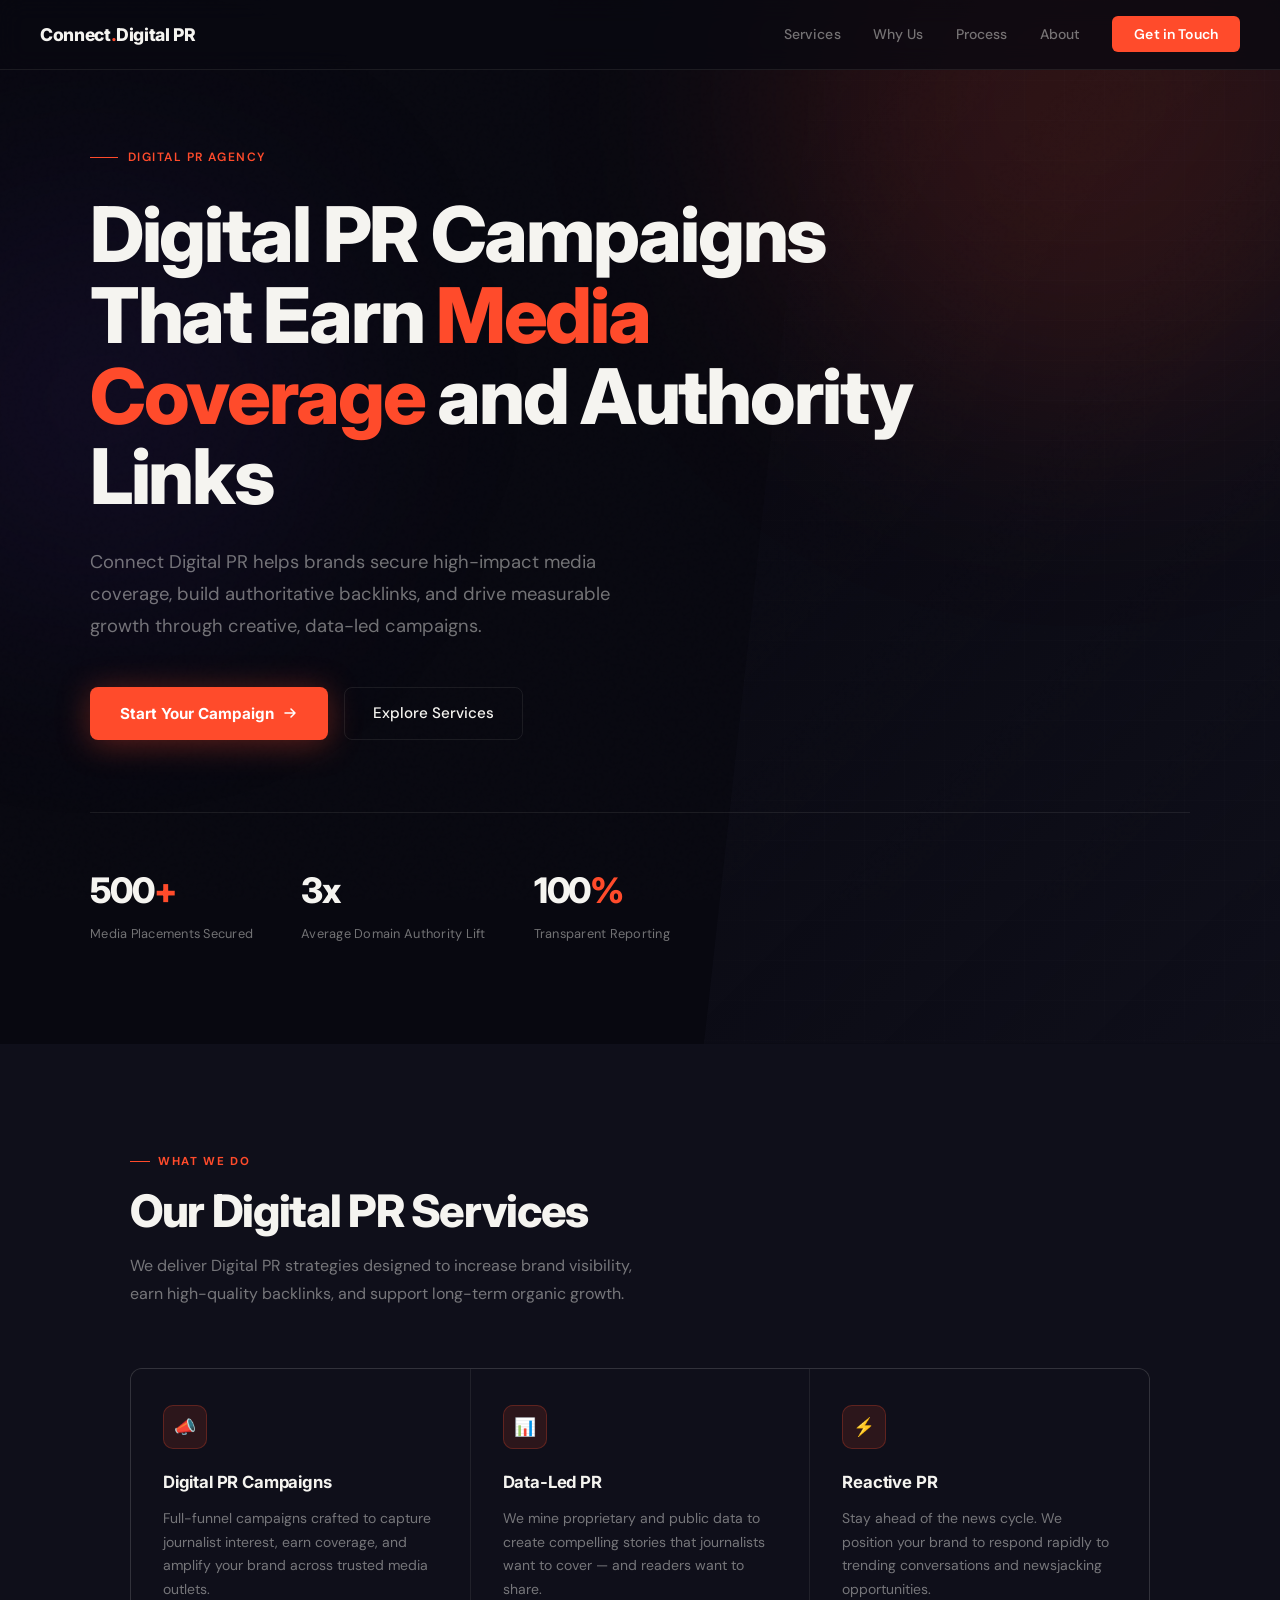
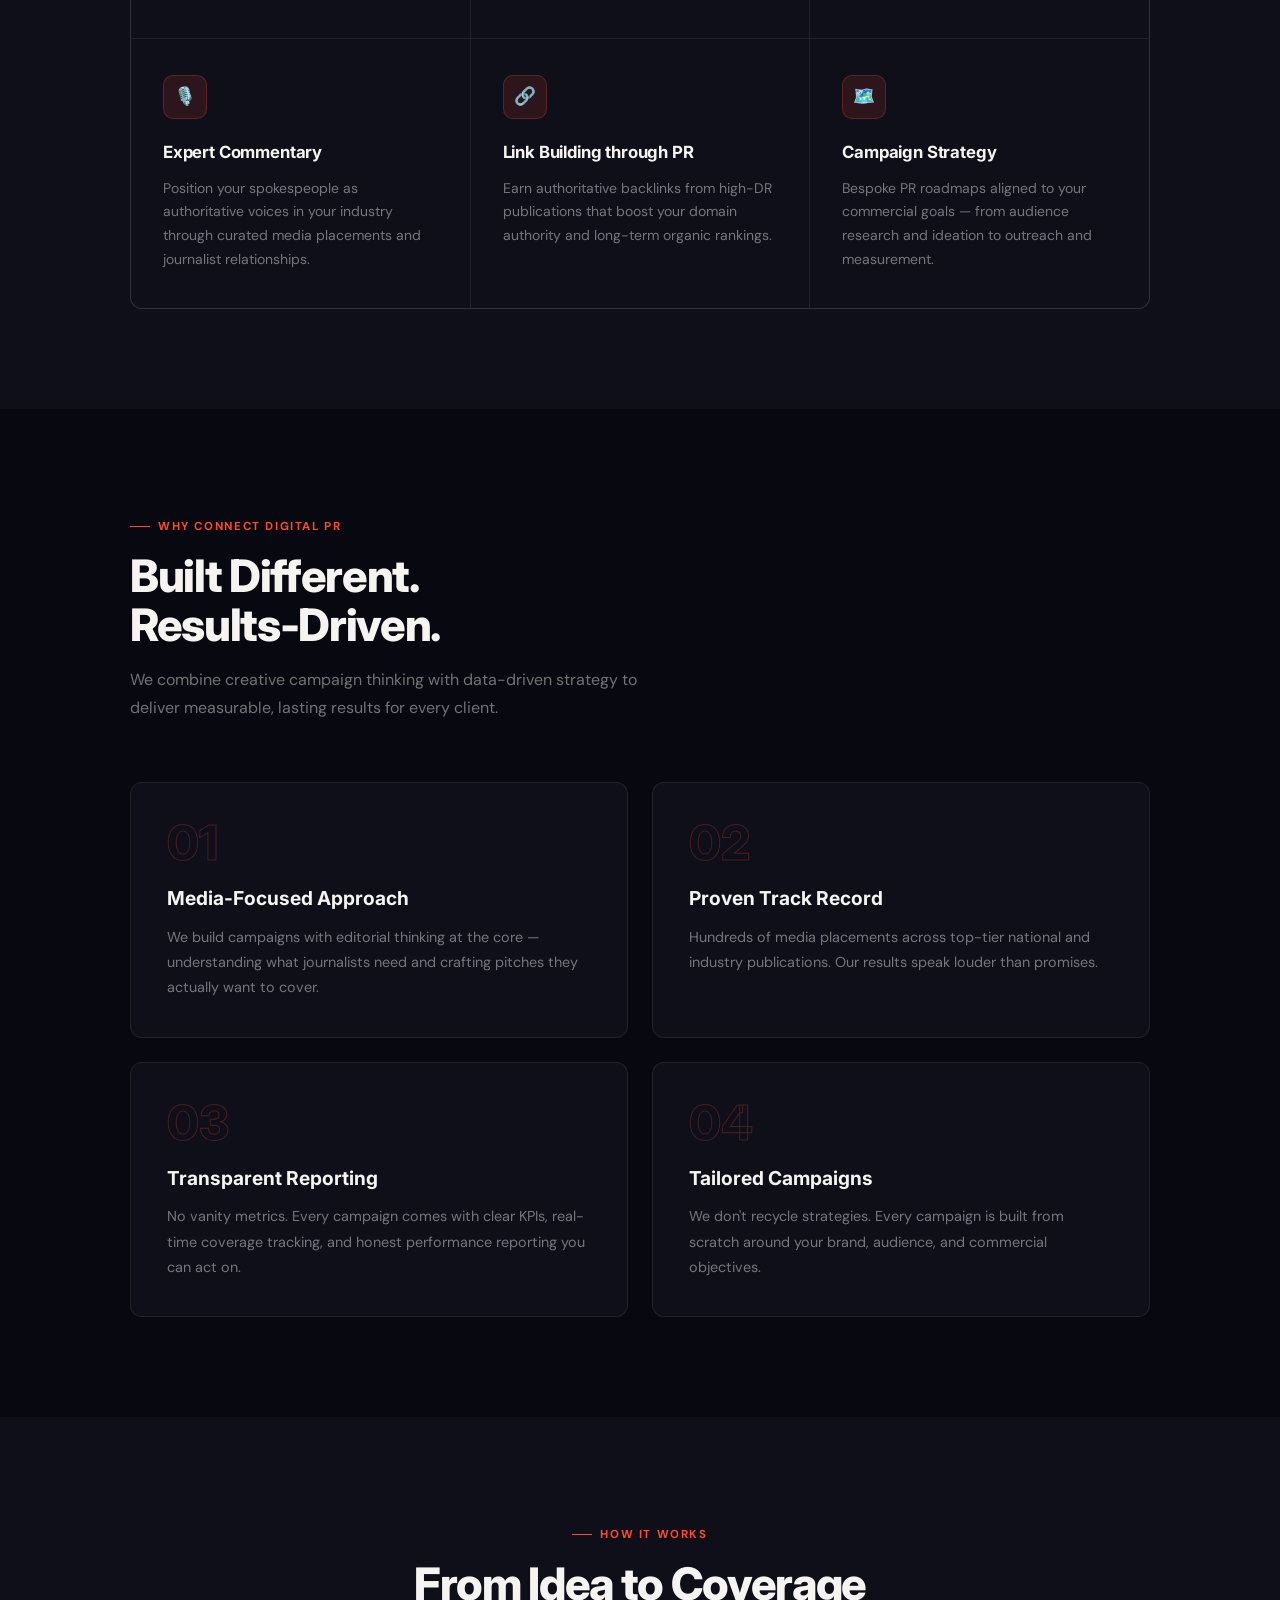
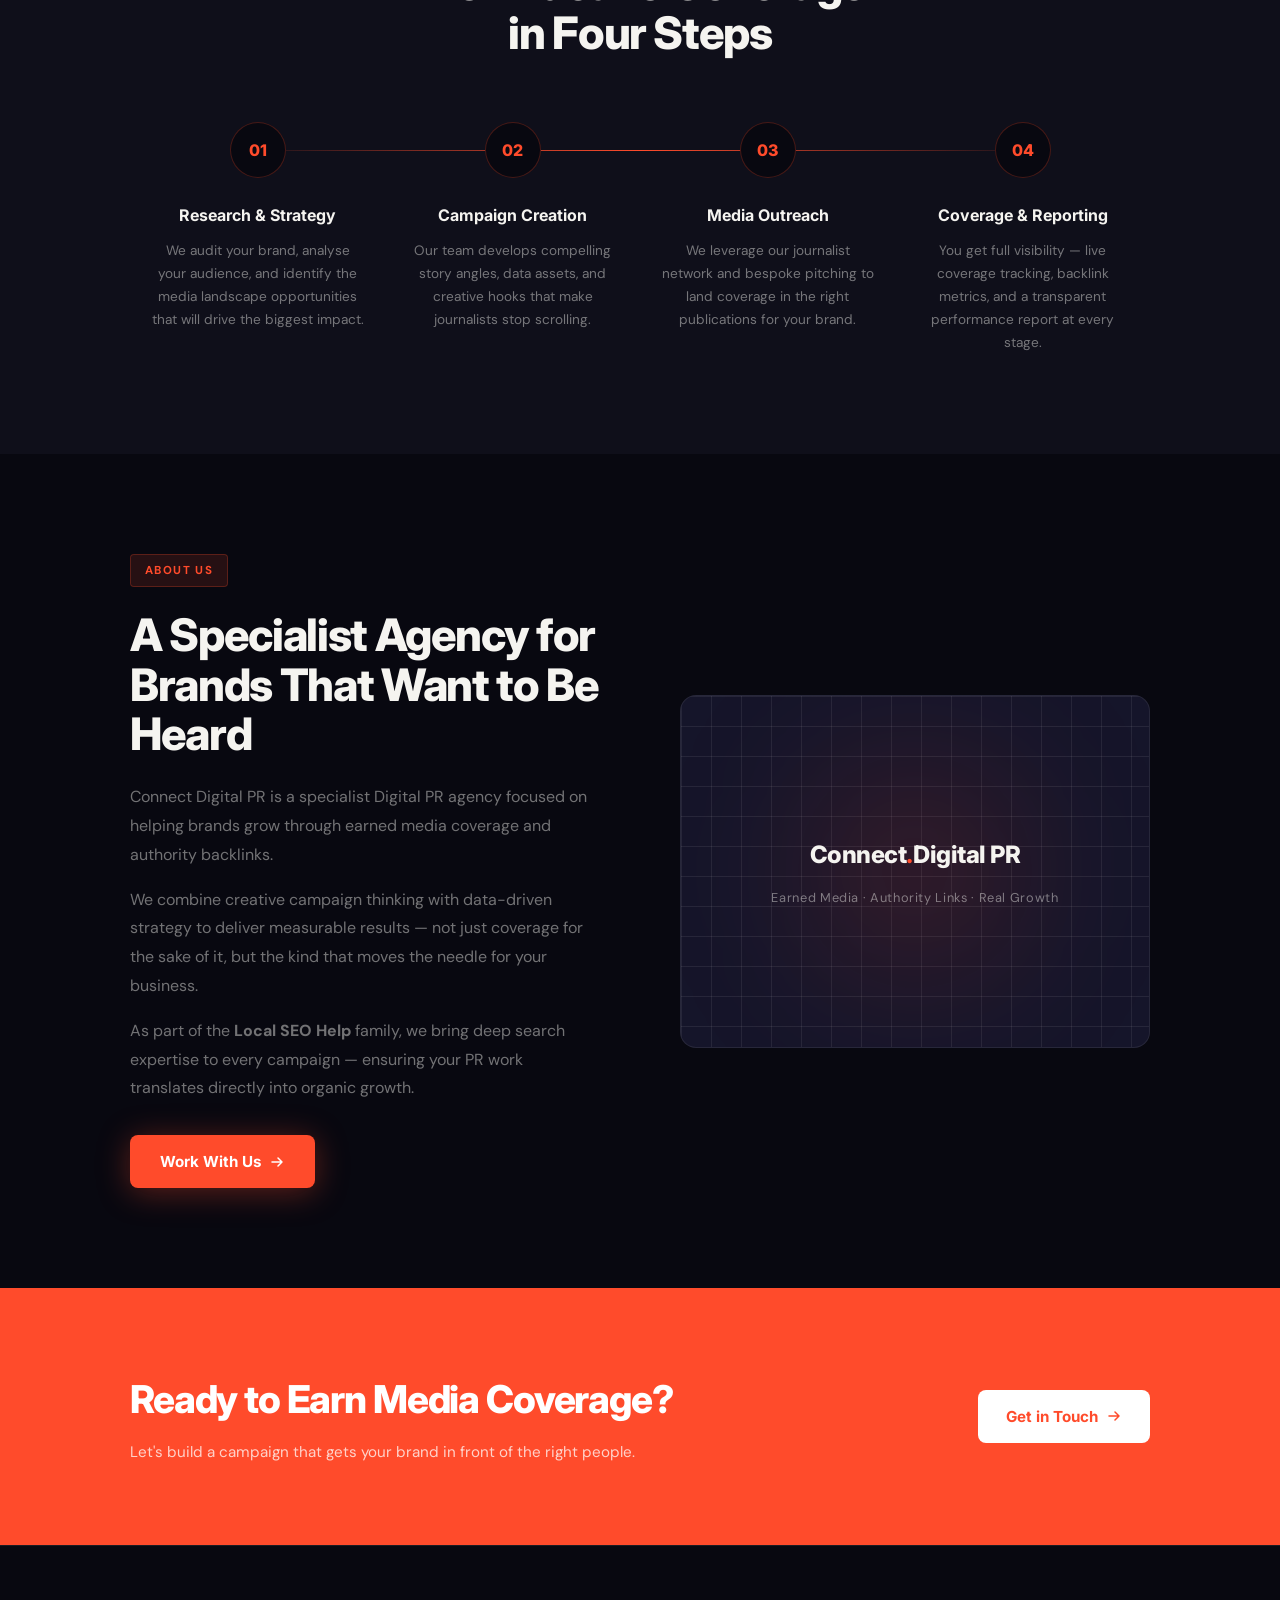
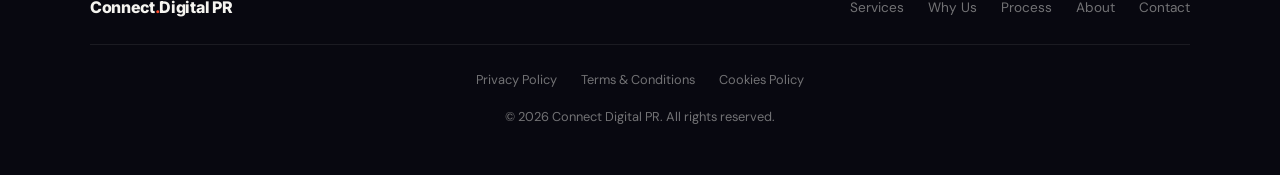
<file: index.html>
<!DOCTYPE html>
<html lang="en">
<head>
  <meta charset="UTF-8" />
  <meta name="viewport" content="width=device-width, initial-scale=1.0" />
  <title>Connect Digital PR — Earn Media Coverage & Authority Links</title>
  <meta name="description" content="Connect Digital PR helps brands secure high-impact media coverage, build authoritative backlinks, and drive measurable growth through creative, data-led campaigns." />
  <link rel="icon" type="image/x-icon" href="favicon.ico" />
  <link rel="icon" type="image/png" href="favicon.png" />
  <link rel="preconnect" href="https://fonts.googleapis.com" />
  <link rel="preconnect" href="https://fonts.gstatic.com" crossorigin />
  <link href="https://fonts.googleapis.com/css2?family=Inter:wght@400;500;600;700;800&family=DM+Sans:ital,opsz,wght@0,9..40,300;0,9..40,400;0,9..40,500;1,9..40,300&display=swap" rel="stylesheet" />
  <link rel="stylesheet" href="styles.css" />
</head>
<body>

  <!-- NAV -->
  <nav id="navbar">
    <a href="#" class="nav-logo">Connect<span>.</span>Digital PR</a>
    <ul class="nav-links">
      <li><a href="#services">Services</a></li>
      <li><a href="#why">Why Us</a></li>
      <li><a href="#process">Process</a></li>
      <li><a href="#about">About</a></li>
      <li><a href="#contact" class="nav-cta">Get in Touch</a></li>
    </ul>
    <button class="hamburger" id="hamburger" aria-label="Open menu">
      <span></span><span></span><span></span>
    </button>
  </nav>

  <div class="mobile-menu" id="mobileMenu">
    <a href="#services" class="mob-link">Services</a>
    <a href="#why" class="mob-link">Why Us</a>
    <a href="#process" class="mob-link">Process</a>
    <a href="#about" class="mob-link">About</a>
    <a href="#contact" class="nav-cta mob-link">Get in Touch</a>
  </div>

  <!-- HERO -->
  <section class="hero" id="home">
    <div class="hero-line"></div>
    <div class="hero-line-grid"></div>
    <div class="orb orb-1"></div>
    <div class="orb orb-2"></div>
    <div class="hero-inner">
      <div class="hero-eyebrow">Digital PR Agency</div>
      <h1>Digital PR Campaigns That Earn <em>Media Coverage</em> and Authority Links</h1>
      <p class="hero-sub">Connect Digital PR helps brands secure high-impact media coverage, build authoritative backlinks, and drive measurable growth through creative, data-led campaigns.</p>
      <div class="hero-actions">
        <a href="#contact" class="btn-primary">
          Start Your Campaign
          <svg width="16" height="16" viewBox="0 0 16 16" fill="none"><path d="M3 8h10M9 4l4 4-4 4" stroke="currentColor" stroke-width="1.5" stroke-linecap="round" stroke-linejoin="round"/></svg>
        </a>
        <a href="#services" class="btn-ghost">Explore Services</a>
      </div>
      <div class="hero-stats">
        <div class="stat-item">
          <span class="stat-num">500<span>+</span></span>
          <span class="stat-label">Media Placements Secured</span>
        </div>
        <div class="stat-item">
          <span class="stat-num">3x</span>
          <span class="stat-label">Average Domain Authority Lift</span>
        </div>
        <div class="stat-item">
          <span class="stat-num">100<span>%</span></span>
          <span class="stat-label">Transparent Reporting</span>
        </div>
      </div>
    </div>
  </section>

  <!-- SERVICES -->
  <section class="services-bg section-pad" id="services">
    <div class="container">
      <div class="reveal">
        <div class="section-tag">What We Do</div>
        <h2 class="section-title">Our Digital PR Services</h2>
        <p class="section-intro">We deliver Digital PR strategies designed to increase brand visibility, earn high-quality backlinks, and support long-term organic growth.</p>
      </div>
      <div class="services-grid">
        <div class="service-card">
          <div class="service-icon">📣</div>
          <div class="service-name">Digital PR Campaigns</div>
          <p class="service-desc">Full-funnel campaigns crafted to capture journalist interest, earn coverage, and amplify your brand across trusted media outlets.</p>
        </div>
        <div class="service-card">
          <div class="service-icon">📊</div>
          <div class="service-name">Data-Led PR</div>
          <p class="service-desc">We mine proprietary and public data to create compelling stories that journalists want to cover — and readers want to share.</p>
        </div>
        <div class="service-card">
          <div class="service-icon">⚡</div>
          <div class="service-name">Reactive PR</div>
          <p class="service-desc">Stay ahead of the news cycle. We position your brand to respond rapidly to trending conversations and newsjacking opportunities.</p>
        </div>
        <div class="service-card">
          <div class="service-icon">🎙️</div>
          <div class="service-name">Expert Commentary</div>
          <p class="service-desc">Position your spokespeople as authoritative voices in your industry through curated media placements and journalist relationships.</p>
        </div>
        <div class="service-card">
          <div class="service-icon">🔗</div>
          <div class="service-name">Link Building through PR</div>
          <p class="service-desc">Earn authoritative backlinks from high-DR publications that boost your domain authority and long-term organic rankings.</p>
        </div>
        <div class="service-card">
          <div class="service-icon">🗺️</div>
          <div class="service-name">Campaign Strategy</div>
          <p class="service-desc">Bespoke PR roadmaps aligned to your commercial goals — from audience research and ideation to outreach and measurement.</p>
        </div>
      </div>
    </div>
  </section>

  <!-- WHY US -->
  <section class="section-pad" id="why">
    <div class="container">
      <div class="reveal">
        <div class="section-tag">Why Connect Digital PR</div>
        <h2 class="section-title">Built Different.<br>Results-Driven.</h2>
        <p class="section-intro">We combine creative campaign thinking with data-driven strategy to deliver measurable, lasting results for every client.</p>
      </div>
      <div class="why-grid">
        <div class="why-card reveal">
          <div class="why-num">01</div>
          <div class="why-title">Media-Focused Approach</div>
          <p class="why-desc">We build campaigns with editorial thinking at the core — understanding what journalists need and crafting pitches they actually want to cover.</p>
        </div>
        <div class="why-card reveal">
          <div class="why-num">02</div>
          <div class="why-title">Proven Track Record</div>
          <p class="why-desc">Hundreds of media placements across top-tier national and industry publications. Our results speak louder than promises.</p>
        </div>
        <div class="why-card reveal">
          <div class="why-num">03</div>
          <div class="why-title">Transparent Reporting</div>
          <p class="why-desc">No vanity metrics. Every campaign comes with clear KPIs, real-time coverage tracking, and honest performance reporting you can act on.</p>
        </div>
        <div class="why-card reveal">
          <div class="why-num">04</div>
          <div class="why-title">Tailored Campaigns</div>
          <p class="why-desc">We don't recycle strategies. Every campaign is built from scratch around your brand, audience, and commercial objectives.</p>
        </div>
      </div>
    </div>
  </section>

  <!-- HOW IT WORKS -->
  <section class="how-bg section-pad" id="process">
    <div class="container">
      <div class="reveal" style="text-align:center; margin-bottom: 64px;">
        <div class="section-tag" style="justify-content:center;">How It Works</div>
        <h2 class="section-title">From Idea to Coverage<br>in Four Steps</h2>
      </div>
      <div class="steps-track">
        <div class="step">
          <div class="step-num">01</div>
          <div class="step-title">Research &amp; Strategy</div>
          <p class="step-desc">We audit your brand, analyse your audience, and identify the media landscape opportunities that will drive the biggest impact.</p>
        </div>
        <div class="step">
          <div class="step-num">02</div>
          <div class="step-title">Campaign Creation</div>
          <p class="step-desc">Our team develops compelling story angles, data assets, and creative hooks that make journalists stop scrolling.</p>
        </div>
        <div class="step">
          <div class="step-num">03</div>
          <div class="step-title">Media Outreach</div>
          <p class="step-desc">We leverage our journalist network and bespoke pitching to land coverage in the right publications for your brand.</p>
        </div>
        <div class="step">
          <div class="step-num">04</div>
          <div class="step-title">Coverage &amp; Reporting</div>
          <p class="step-desc">You get full visibility — live coverage tracking, backlink metrics, and a transparent performance report at every stage.</p>
        </div>
      </div>
    </div>
  </section>

  <!-- ABOUT -->
  <section class="section-pad" id="about">
    <div class="container">
      <div class="about-inner">
        <div class="about-text reveal">
          <div class="about-label">About Us</div>
          <h2 class="section-title" style="margin-bottom:24px;">A Specialist Agency for Brands That Want to Be Heard</h2>
          <p>Connect Digital PR is a specialist Digital PR agency focused on helping brands grow through earned media coverage and authority backlinks.</p>
          <p>We combine creative campaign thinking with data-driven strategy to deliver measurable results — not just coverage for the sake of it, but the kind that moves the needle for your business.</p>
          <p>As part of the <strong>Local SEO Help</strong> family, we bring deep search expertise to every campaign — ensuring your PR work translates directly into organic growth.</p>
          <a href="#contact" class="btn-primary">
            Work With Us
            <svg width="16" height="16" viewBox="0 0 16 16" fill="none"><path d="M3 8h10M9 4l4 4-4 4" stroke="currentColor" stroke-width="1.5" stroke-linecap="round" stroke-linejoin="round"/></svg>
          </a>
        </div>
        <div class="about-visual reveal">
          <div class="about-grid-lines"></div>
          <div class="about-orb"></div>
          <div class="about-visual-inner">
            <div class="about-logo-large">Connect<span>.</span>Digital PR</div>
            <div class="about-tagline">Earned Media · Authority Links · Real Growth</div>
          </div>
        </div>
      </div>
    </div>
  </section>

  <!-- CTA BAND -->
  <section class="cta-band" id="contact">
    <div class="cta-inner">
      <div class="cta-copy">
        <h2>Ready to Earn Media Coverage?</h2>
        <p>Let's build a campaign that gets your brand in front of the right people.</p>
      </div>
      <a href="mailto:robyn@connectdigitalpr.com" class="btn-white">
        Get in Touch
        <svg width="16" height="16" viewBox="0 0 16 16" fill="none"><path d="M3 8h10M9 4l4 4-4 4" stroke="currentColor" stroke-width="1.5" stroke-linecap="round" stroke-linejoin="round"/></svg>
      </a>
    </div>
  </section>

  <!-- FOOTER -->
  <footer>
    <div class="footer-inner">
      <div class="footer-logo">Connect<span>.</span>Digital PR</div>
      <ul class="footer-links">
        <li><a href="#services">Services</a></li>
        <li><a href="#why">Why Us</a></li>
        <li><a href="#process">Process</a></li>
        <li><a href="#about">About</a></li>
        <li><a href="#contact">Contact</a></li>
      </ul>
    </div>
    <div class="footer-legal">
      <a href="privacy-policy.html">Privacy Policy</a>
      <a href="terms.html">Terms & Conditions</a>
      <a href="cookies-policy.html">Cookies Policy</a>
    </div>
    <p class="footer-copy">
      &copy; <script>document.write(new Date().getFullYear())</script> Connect Digital PR. All rights reserved.
    </p>
  </footer>

  <script src="main.js"></script>
</body>
</html>
</file>
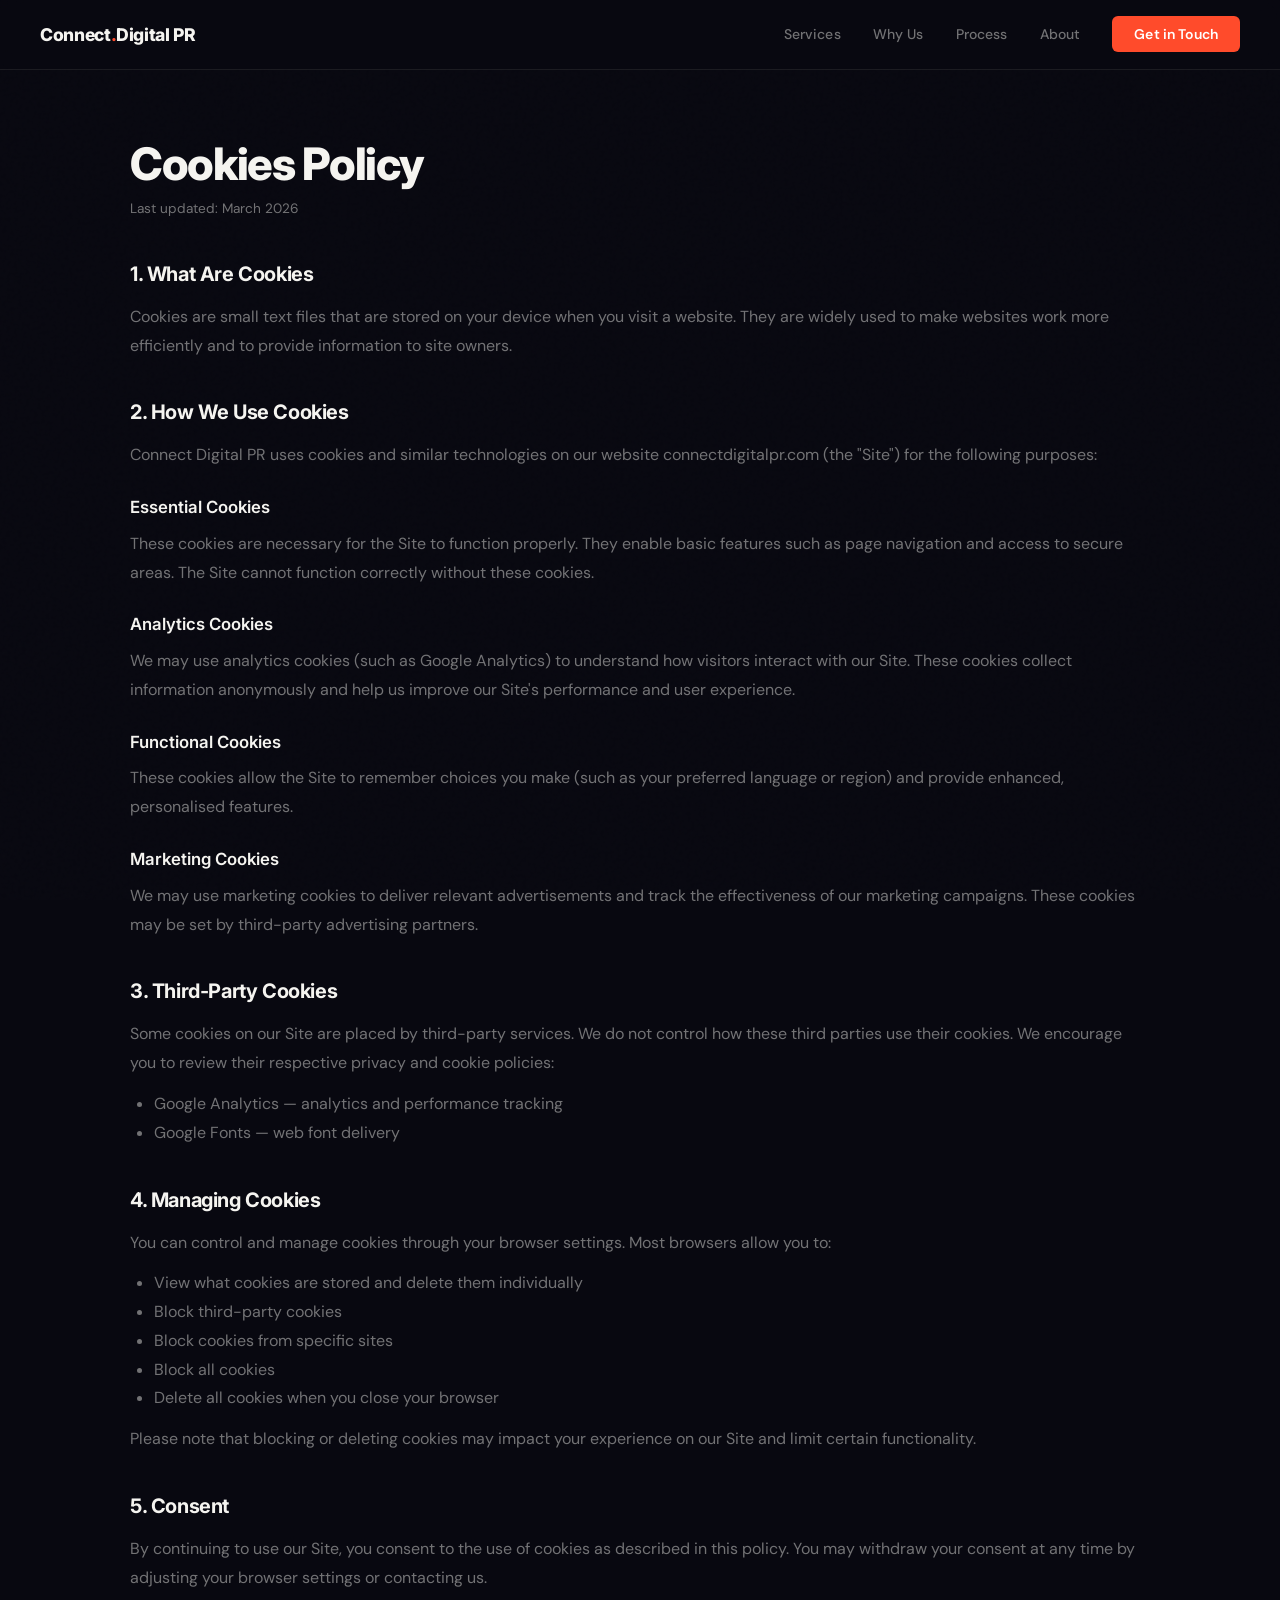
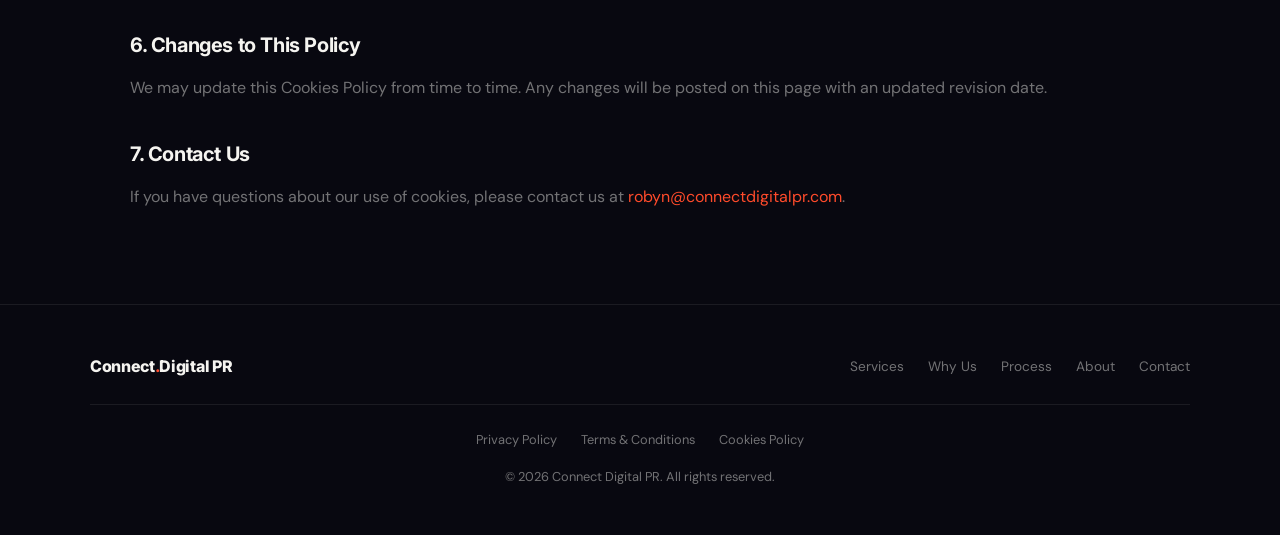
<file: cookies-policy.html>
<!DOCTYPE html>
<html lang="en">
<head>
  <meta charset="UTF-8" />
  <meta name="viewport" content="width=device-width, initial-scale=1.0" />
  <title>Cookies Policy — Connect Digital PR</title>
  <meta name="description" content="Cookies Policy for Connect Digital PR. Learn how and why we use cookies on our website." />
  <link rel="icon" type="image/x-icon" href="favicon.ico" />
  <link rel="icon" type="image/png" href="favicon.png" />
  <link rel="preconnect" href="https://fonts.googleapis.com" />
  <link rel="preconnect" href="https://fonts.gstatic.com" crossorigin />
  <link href="https://fonts.googleapis.com/css2?family=Inter:wght@400;500;600;700;800&family=DM+Sans:ital,opsz,wght@0,9..40,300;0,9..40,400;0,9..40,500;1,9..40,300&display=swap" rel="stylesheet" />
  <link rel="stylesheet" href="styles.css" />
</head>
<body>

  <nav id="navbar">
    <a href="/" class="nav-logo">Connect<span>.</span>Digital PR</a>
    <ul class="nav-links">
      <li><a href="/#services">Services</a></li>
      <li><a href="/#why">Why Us</a></li>
      <li><a href="/#process">Process</a></li>
      <li><a href="/#about">About</a></li>
      <li><a href="/#contact" class="nav-cta">Get in Touch</a></li>
    </ul>
    <button class="hamburger" id="hamburger" aria-label="Open menu">
      <span></span><span></span><span></span>
    </button>
  </nav>

  <div class="mobile-menu" id="mobileMenu">
    <a href="/#services" class="mob-link">Services</a>
    <a href="/#why" class="mob-link">Why Us</a>
    <a href="/#process" class="mob-link">Process</a>
    <a href="/#about" class="mob-link">About</a>
    <a href="/#contact" class="nav-cta mob-link">Get in Touch</a>
  </div>

  <section class="legal-page">
    <div class="container">
      <h1 class="section-title">Cookies Policy</h1>
      <p class="legal-updated">Last updated: March 2026</p>

      <h2>1. What Are Cookies</h2>
      <p>Cookies are small text files that are stored on your device when you visit a website. They are widely used to make websites work more efficiently and to provide information to site owners.</p>

      <h2>2. How We Use Cookies</h2>
      <p>Connect Digital PR uses cookies and similar technologies on our website connectdigitalpr.com (the "Site") for the following purposes:</p>

      <h3>Essential Cookies</h3>
      <p>These cookies are necessary for the Site to function properly. They enable basic features such as page navigation and access to secure areas. The Site cannot function correctly without these cookies.</p>

      <h3>Analytics Cookies</h3>
      <p>We may use analytics cookies (such as Google Analytics) to understand how visitors interact with our Site. These cookies collect information anonymously and help us improve our Site's performance and user experience.</p>

      <h3>Functional Cookies</h3>
      <p>These cookies allow the Site to remember choices you make (such as your preferred language or region) and provide enhanced, personalised features.</p>

      <h3>Marketing Cookies</h3>
      <p>We may use marketing cookies to deliver relevant advertisements and track the effectiveness of our marketing campaigns. These cookies may be set by third-party advertising partners.</p>

      <h2>3. Third-Party Cookies</h2>
      <p>Some cookies on our Site are placed by third-party services. We do not control how these third parties use their cookies. We encourage you to review their respective privacy and cookie policies:</p>
      <ul>
        <li>Google Analytics — analytics and performance tracking</li>
        <li>Google Fonts — web font delivery</li>
      </ul>

      <h2>4. Managing Cookies</h2>
      <p>You can control and manage cookies through your browser settings. Most browsers allow you to:</p>
      <ul>
        <li>View what cookies are stored and delete them individually</li>
        <li>Block third-party cookies</li>
        <li>Block cookies from specific sites</li>
        <li>Block all cookies</li>
        <li>Delete all cookies when you close your browser</li>
      </ul>
      <p>Please note that blocking or deleting cookies may impact your experience on our Site and limit certain functionality.</p>

      <h2>5. Consent</h2>
      <p>By continuing to use our Site, you consent to the use of cookies as described in this policy. You may withdraw your consent at any time by adjusting your browser settings or contacting us.</p>

      <h2>6. Changes to This Policy</h2>
      <p>We may update this Cookies Policy from time to time. Any changes will be posted on this page with an updated revision date.</p>

      <h2>7. Contact Us</h2>
      <p>If you have questions about our use of cookies, please contact us at <a href="mailto:robyn@connectdigitalpr.com">robyn@connectdigitalpr.com</a>.</p>
    </div>
  </section>

  <footer>
    <div class="footer-inner">
      <div class="footer-logo">Connect<span>.</span>Digital PR</div>
      <ul class="footer-links">
        <li><a href="/#services">Services</a></li>
        <li><a href="/#why">Why Us</a></li>
        <li><a href="/#process">Process</a></li>
        <li><a href="/#about">About</a></li>
        <li><a href="/#contact">Contact</a></li>
      </ul>
    </div>
    <div class="footer-legal">
      <a href="privacy-policy.html">Privacy Policy</a>
      <a href="terms.html">Terms & Conditions</a>
      <a href="cookies-policy.html">Cookies Policy</a>
    </div>
    <p class="footer-copy">
      &copy; <script>document.write(new Date().getFullYear())</script> Connect Digital PR. All rights reserved.
    </p>
  </footer>

  <script src="main.js"></script>
</body>
</html>
</file>
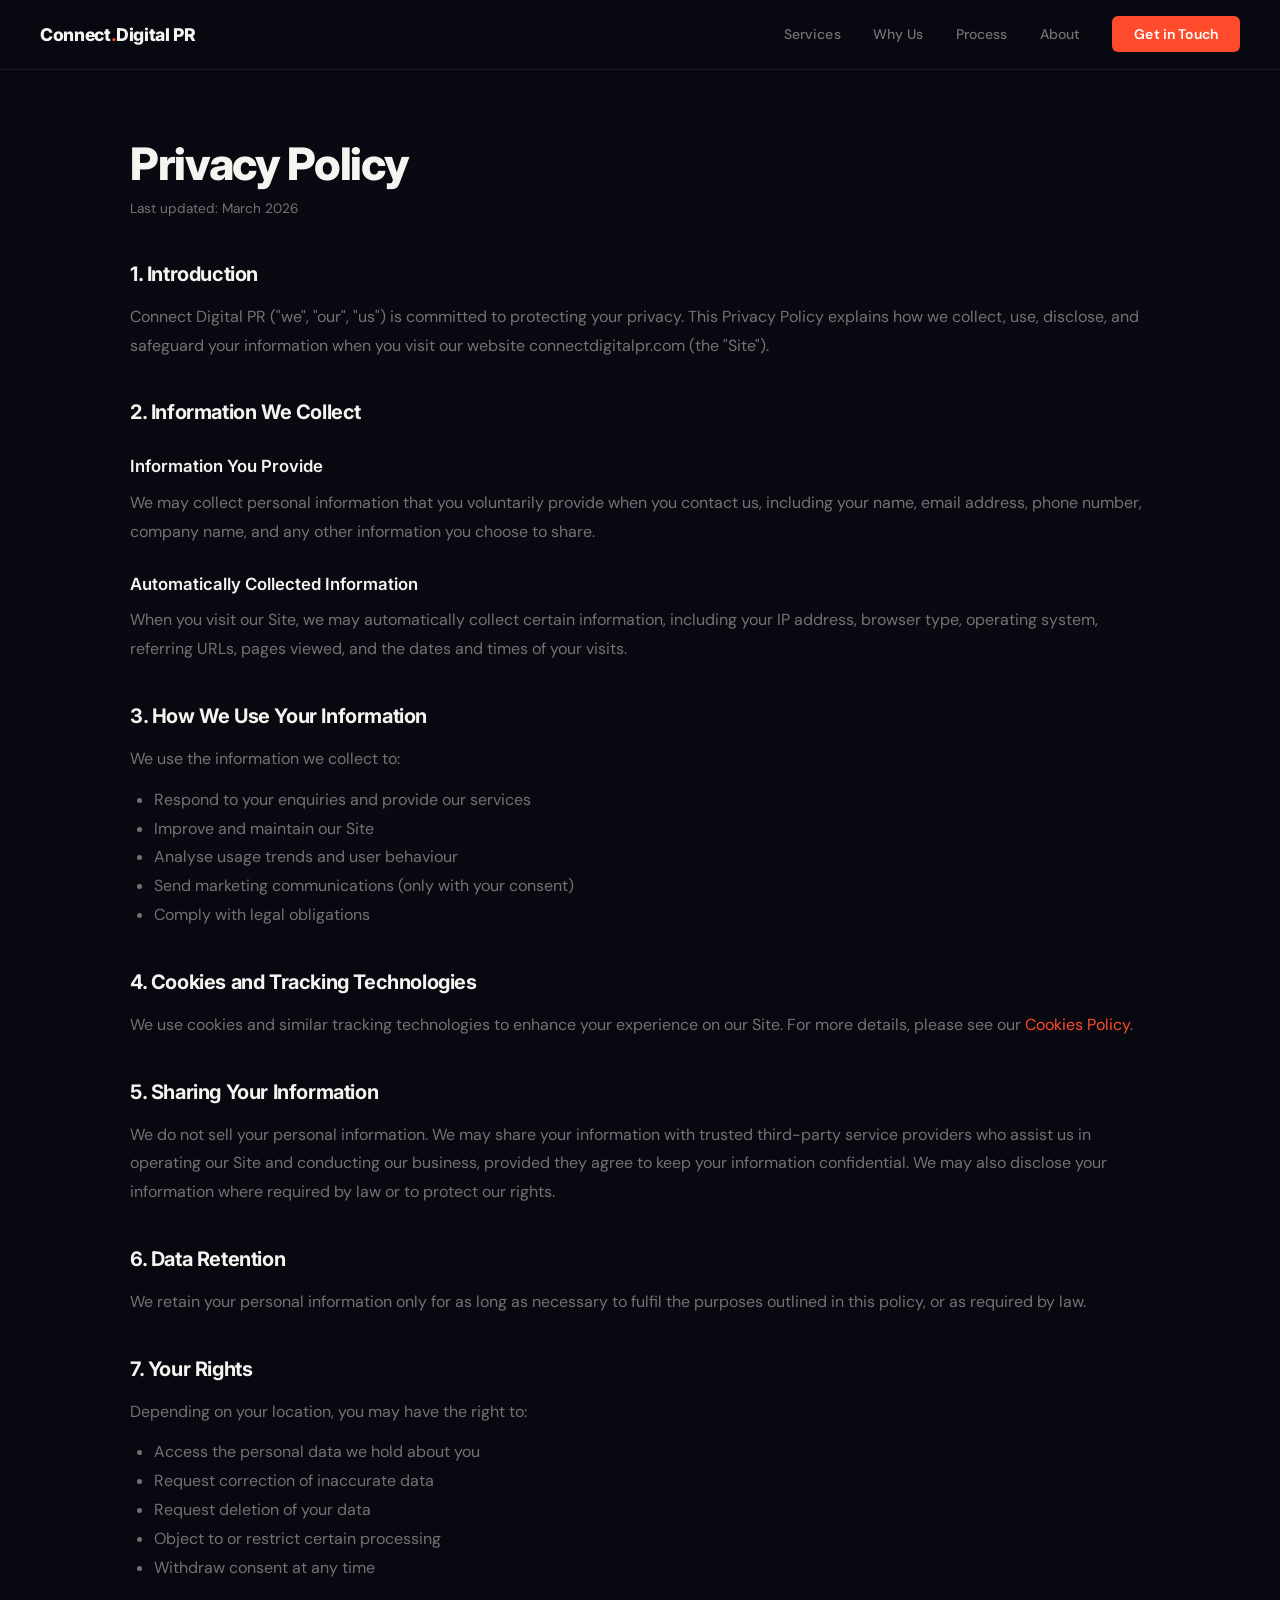
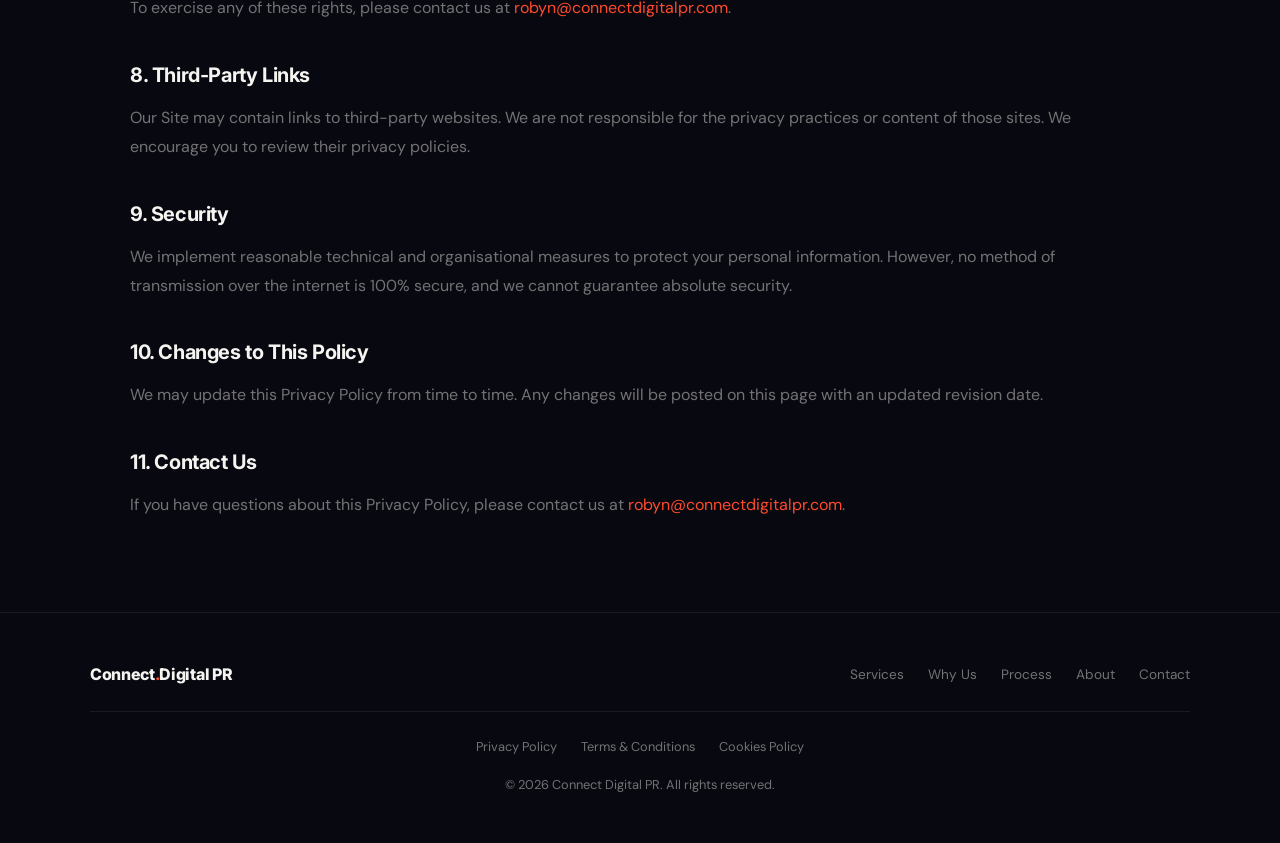
<file: privacy-policy.html>
<!DOCTYPE html>
<html lang="en">
<head>
  <meta charset="UTF-8" />
  <meta name="viewport" content="width=device-width, initial-scale=1.0" />
  <title>Privacy Policy — Connect Digital PR</title>
  <meta name="description" content="Privacy Policy for Connect Digital PR. Learn how we collect, use, and protect your personal information." />
  <link rel="icon" type="image/x-icon" href="favicon.ico" />
  <link rel="icon" type="image/png" href="favicon.png" />
  <link rel="preconnect" href="https://fonts.googleapis.com" />
  <link rel="preconnect" href="https://fonts.gstatic.com" crossorigin />
  <link href="https://fonts.googleapis.com/css2?family=Inter:wght@400;500;600;700;800&family=DM+Sans:ital,opsz,wght@0,9..40,300;0,9..40,400;0,9..40,500;1,9..40,300&display=swap" rel="stylesheet" />
  <link rel="stylesheet" href="styles.css" />
</head>
<body>

  <nav id="navbar">
    <a href="/" class="nav-logo">Connect<span>.</span>Digital PR</a>
    <ul class="nav-links">
      <li><a href="/#services">Services</a></li>
      <li><a href="/#why">Why Us</a></li>
      <li><a href="/#process">Process</a></li>
      <li><a href="/#about">About</a></li>
      <li><a href="/#contact" class="nav-cta">Get in Touch</a></li>
    </ul>
    <button class="hamburger" id="hamburger" aria-label="Open menu">
      <span></span><span></span><span></span>
    </button>
  </nav>

  <div class="mobile-menu" id="mobileMenu">
    <a href="/#services" class="mob-link">Services</a>
    <a href="/#why" class="mob-link">Why Us</a>
    <a href="/#process" class="mob-link">Process</a>
    <a href="/#about" class="mob-link">About</a>
    <a href="/#contact" class="nav-cta mob-link">Get in Touch</a>
  </div>

  <section class="legal-page">
    <div class="container">
      <h1 class="section-title">Privacy Policy</h1>
      <p class="legal-updated">Last updated: March 2026</p>

      <h2>1. Introduction</h2>
      <p>Connect Digital PR ("we", "our", "us") is committed to protecting your privacy. This Privacy Policy explains how we collect, use, disclose, and safeguard your information when you visit our website connectdigitalpr.com (the "Site").</p>

      <h2>2. Information We Collect</h2>
      <h3>Information You Provide</h3>
      <p>We may collect personal information that you voluntarily provide when you contact us, including your name, email address, phone number, company name, and any other information you choose to share.</p>
      <h3>Automatically Collected Information</h3>
      <p>When you visit our Site, we may automatically collect certain information, including your IP address, browser type, operating system, referring URLs, pages viewed, and the dates and times of your visits.</p>

      <h2>3. How We Use Your Information</h2>
      <p>We use the information we collect to:</p>
      <ul>
        <li>Respond to your enquiries and provide our services</li>
        <li>Improve and maintain our Site</li>
        <li>Analyse usage trends and user behaviour</li>
        <li>Send marketing communications (only with your consent)</li>
        <li>Comply with legal obligations</li>
      </ul>

      <h2>4. Cookies and Tracking Technologies</h2>
      <p>We use cookies and similar tracking technologies to enhance your experience on our Site. For more details, please see our <a href="cookies-policy.html">Cookies Policy</a>.</p>

      <h2>5. Sharing Your Information</h2>
      <p>We do not sell your personal information. We may share your information with trusted third-party service providers who assist us in operating our Site and conducting our business, provided they agree to keep your information confidential. We may also disclose your information where required by law or to protect our rights.</p>

      <h2>6. Data Retention</h2>
      <p>We retain your personal information only for as long as necessary to fulfil the purposes outlined in this policy, or as required by law.</p>

      <h2>7. Your Rights</h2>
      <p>Depending on your location, you may have the right to:</p>
      <ul>
        <li>Access the personal data we hold about you</li>
        <li>Request correction of inaccurate data</li>
        <li>Request deletion of your data</li>
        <li>Object to or restrict certain processing</li>
        <li>Withdraw consent at any time</li>
      </ul>
      <p>To exercise any of these rights, please contact us at <a href="mailto:robyn@connectdigitalpr.com">robyn@connectdigitalpr.com</a>.</p>

      <h2>8. Third-Party Links</h2>
      <p>Our Site may contain links to third-party websites. We are not responsible for the privacy practices or content of those sites. We encourage you to review their privacy policies.</p>

      <h2>9. Security</h2>
      <p>We implement reasonable technical and organisational measures to protect your personal information. However, no method of transmission over the internet is 100% secure, and we cannot guarantee absolute security.</p>

      <h2>10. Changes to This Policy</h2>
      <p>We may update this Privacy Policy from time to time. Any changes will be posted on this page with an updated revision date.</p>

      <h2>11. Contact Us</h2>
      <p>If you have questions about this Privacy Policy, please contact us at <a href="mailto:robyn@connectdigitalpr.com">robyn@connectdigitalpr.com</a>.</p>
    </div>
  </section>

  <footer>
    <div class="footer-inner">
      <div class="footer-logo">Connect<span>.</span>Digital PR</div>
      <ul class="footer-links">
        <li><a href="/#services">Services</a></li>
        <li><a href="/#why">Why Us</a></li>
        <li><a href="/#process">Process</a></li>
        <li><a href="/#about">About</a></li>
        <li><a href="/#contact">Contact</a></li>
      </ul>
    </div>
    <div class="footer-legal">
      <a href="privacy-policy.html">Privacy Policy</a>
      <a href="terms.html">Terms & Conditions</a>
      <a href="cookies-policy.html">Cookies Policy</a>
    </div>
    <p class="footer-copy">
      &copy; <script>document.write(new Date().getFullYear())</script> Connect Digital PR. All rights reserved.
    </p>
  </footer>

  <script src="main.js"></script>
</body>
</html>
</file>
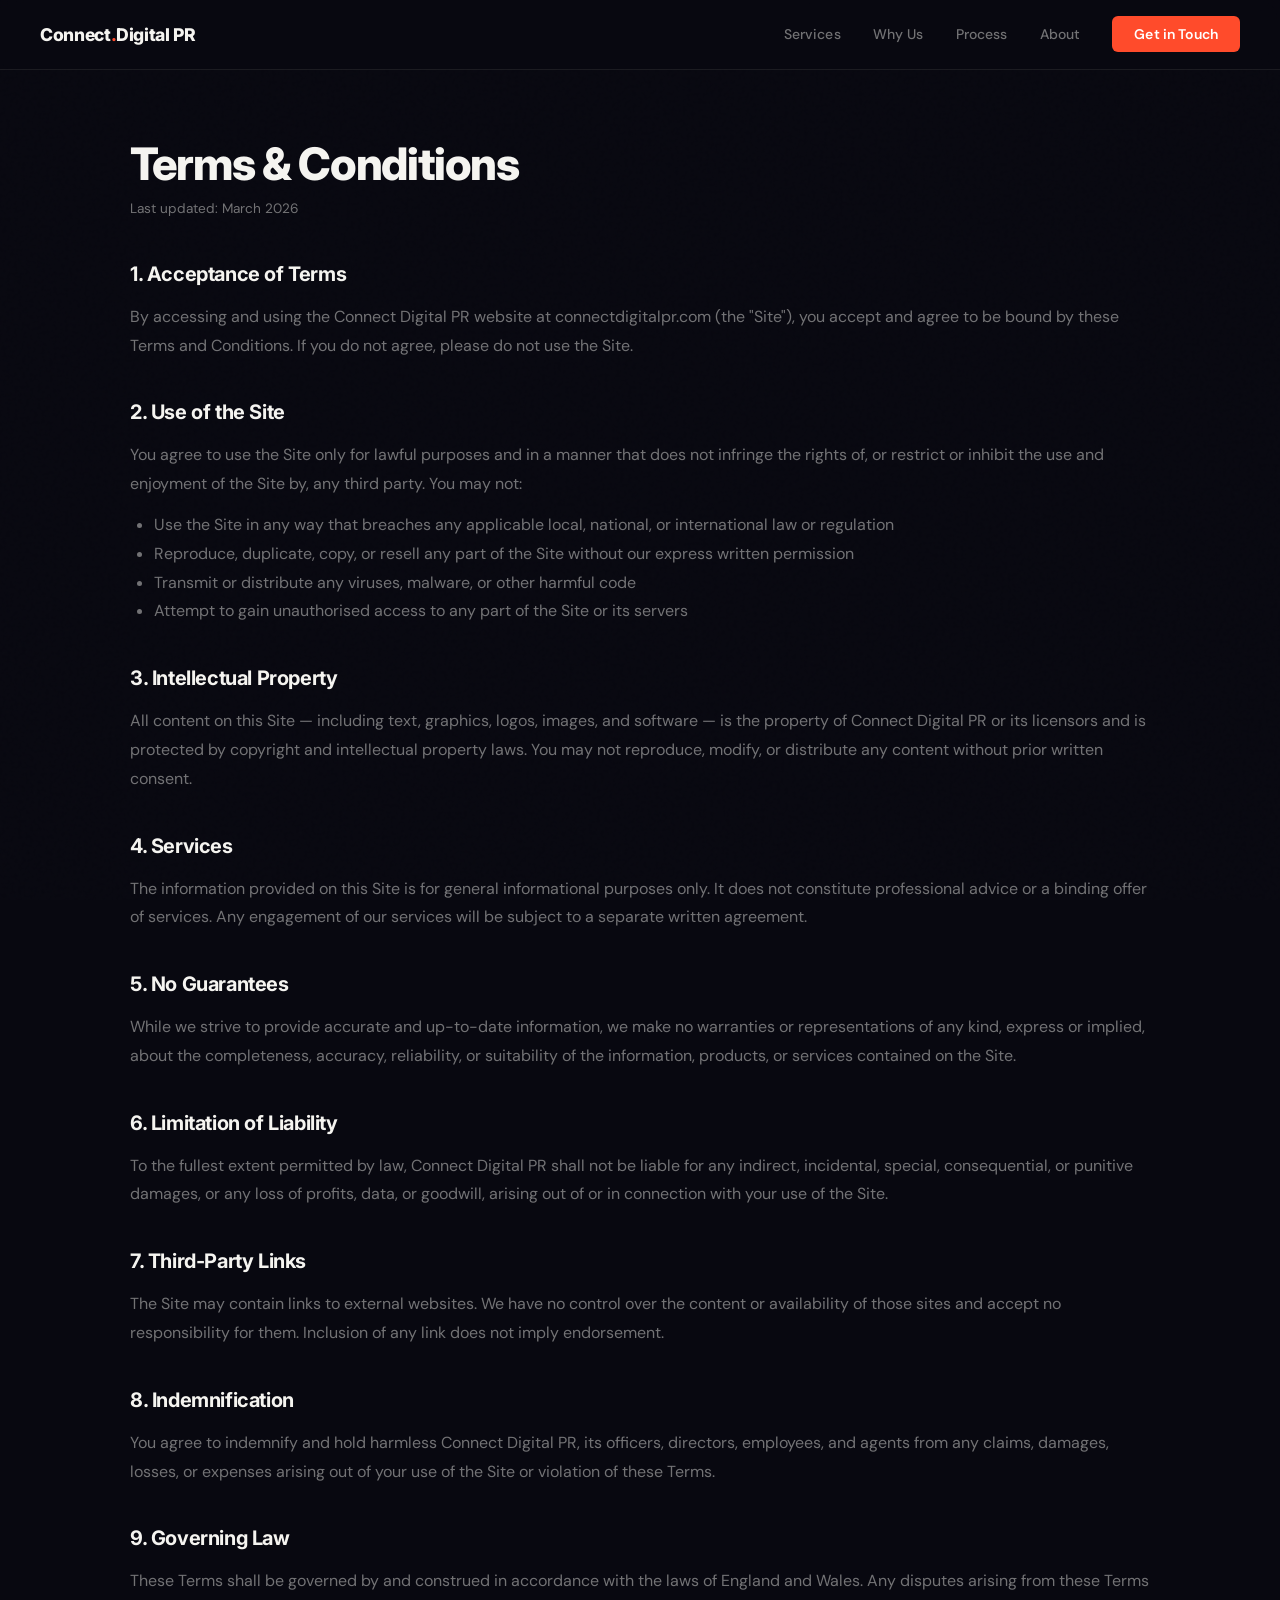
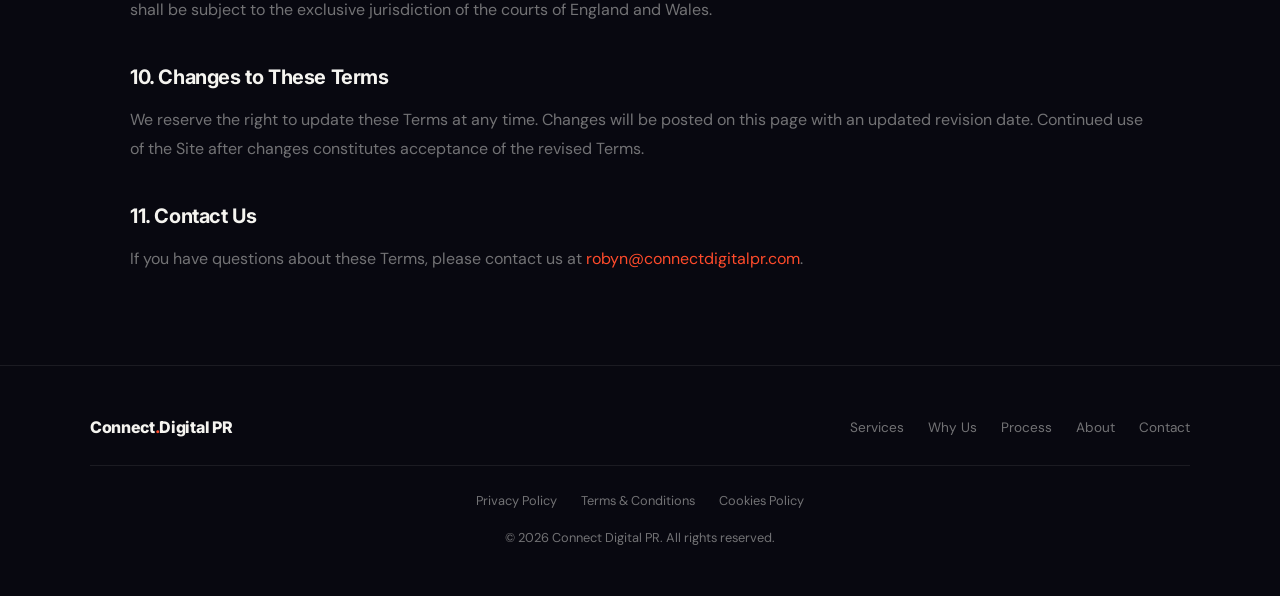
<file: terms.html>
<!DOCTYPE html>
<html lang="en">
<head>
  <meta charset="UTF-8" />
  <meta name="viewport" content="width=device-width, initial-scale=1.0" />
  <title>Terms &amp; Conditions — Connect Digital PR</title>
  <meta name="description" content="Terms and Conditions for Connect Digital PR. Please read these terms carefully before using our website." />
  <link rel="icon" type="image/x-icon" href="favicon.ico" />
  <link rel="icon" type="image/png" href="favicon.png" />
  <link rel="preconnect" href="https://fonts.googleapis.com" />
  <link rel="preconnect" href="https://fonts.gstatic.com" crossorigin />
  <link href="https://fonts.googleapis.com/css2?family=Inter:wght@400;500;600;700;800&family=DM+Sans:ital,opsz,wght@0,9..40,300;0,9..40,400;0,9..40,500;1,9..40,300&display=swap" rel="stylesheet" />
  <link rel="stylesheet" href="styles.css" />
</head>
<body>

  <nav id="navbar">
    <a href="/" class="nav-logo">Connect<span>.</span>Digital PR</a>
    <ul class="nav-links">
      <li><a href="/#services">Services</a></li>
      <li><a href="/#why">Why Us</a></li>
      <li><a href="/#process">Process</a></li>
      <li><a href="/#about">About</a></li>
      <li><a href="/#contact" class="nav-cta">Get in Touch</a></li>
    </ul>
    <button class="hamburger" id="hamburger" aria-label="Open menu">
      <span></span><span></span><span></span>
    </button>
  </nav>

  <div class="mobile-menu" id="mobileMenu">
    <a href="/#services" class="mob-link">Services</a>
    <a href="/#why" class="mob-link">Why Us</a>
    <a href="/#process" class="mob-link">Process</a>
    <a href="/#about" class="mob-link">About</a>
    <a href="/#contact" class="nav-cta mob-link">Get in Touch</a>
  </div>

  <section class="legal-page">
    <div class="container">
      <h1 class="section-title">Terms &amp; Conditions</h1>
      <p class="legal-updated">Last updated: March 2026</p>

      <h2>1. Acceptance of Terms</h2>
      <p>By accessing and using the Connect Digital PR website at connectdigitalpr.com (the "Site"), you accept and agree to be bound by these Terms and Conditions. If you do not agree, please do not use the Site.</p>

      <h2>2. Use of the Site</h2>
      <p>You agree to use the Site only for lawful purposes and in a manner that does not infringe the rights of, or restrict or inhibit the use and enjoyment of the Site by, any third party. You may not:</p>
      <ul>
        <li>Use the Site in any way that breaches any applicable local, national, or international law or regulation</li>
        <li>Reproduce, duplicate, copy, or resell any part of the Site without our express written permission</li>
        <li>Transmit or distribute any viruses, malware, or other harmful code</li>
        <li>Attempt to gain unauthorised access to any part of the Site or its servers</li>
      </ul>

      <h2>3. Intellectual Property</h2>
      <p>All content on this Site — including text, graphics, logos, images, and software — is the property of Connect Digital PR or its licensors and is protected by copyright and intellectual property laws. You may not reproduce, modify, or distribute any content without prior written consent.</p>

      <h2>4. Services</h2>
      <p>The information provided on this Site is for general informational purposes only. It does not constitute professional advice or a binding offer of services. Any engagement of our services will be subject to a separate written agreement.</p>

      <h2>5. No Guarantees</h2>
      <p>While we strive to provide accurate and up-to-date information, we make no warranties or representations of any kind, express or implied, about the completeness, accuracy, reliability, or suitability of the information, products, or services contained on the Site.</p>

      <h2>6. Limitation of Liability</h2>
      <p>To the fullest extent permitted by law, Connect Digital PR shall not be liable for any indirect, incidental, special, consequential, or punitive damages, or any loss of profits, data, or goodwill, arising out of or in connection with your use of the Site.</p>

      <h2>7. Third-Party Links</h2>
      <p>The Site may contain links to external websites. We have no control over the content or availability of those sites and accept no responsibility for them. Inclusion of any link does not imply endorsement.</p>

      <h2>8. Indemnification</h2>
      <p>You agree to indemnify and hold harmless Connect Digital PR, its officers, directors, employees, and agents from any claims, damages, losses, or expenses arising out of your use of the Site or violation of these Terms.</p>

      <h2>9. Governing Law</h2>
      <p>These Terms shall be governed by and construed in accordance with the laws of England and Wales. Any disputes arising from these Terms shall be subject to the exclusive jurisdiction of the courts of England and Wales.</p>

      <h2>10. Changes to These Terms</h2>
      <p>We reserve the right to update these Terms at any time. Changes will be posted on this page with an updated revision date. Continued use of the Site after changes constitutes acceptance of the revised Terms.</p>

      <h2>11. Contact Us</h2>
      <p>If you have questions about these Terms, please contact us at <a href="mailto:robyn@connectdigitalpr.com">robyn@connectdigitalpr.com</a>.</p>
    </div>
  </section>

  <footer>
    <div class="footer-inner">
      <div class="footer-logo">Connect<span>.</span>Digital PR</div>
      <ul class="footer-links">
        <li><a href="/#services">Services</a></li>
        <li><a href="/#why">Why Us</a></li>
        <li><a href="/#process">Process</a></li>
        <li><a href="/#about">About</a></li>
        <li><a href="/#contact">Contact</a></li>
      </ul>
    </div>
    <div class="footer-legal">
      <a href="privacy-policy.html">Privacy Policy</a>
      <a href="terms.html">Terms & Conditions</a>
      <a href="cookies-policy.html">Cookies Policy</a>
    </div>
    <p class="footer-copy">
      &copy; <script>document.write(new Date().getFullYear())</script> Connect Digital PR. All rights reserved.
    </p>
  </footer>

  <script src="main.js"></script>
</body>
</html>
</file>
<file: styles.css>
:root {
  --black: #080810;
  --surface: #0F0F1A;
  --surface2: #15152A;
  --coral: #FF4B2B;
  --coral-dim: rgba(255, 75, 43, 0.12);
  --coral-border: rgba(255, 75, 43, 0.25);
  --white: #F5F4F0;
  --muted: rgba(245, 244, 240, 0.45);
  --border: rgba(245, 244, 240, 0.08);
  --font-display: 'Inter', sans-serif;
  --font-body: 'DM Sans', sans-serif;
}

*, *::before, *::after { box-sizing: border-box; margin: 0; padding: 0; }

html { scroll-behavior: smooth; }

body {
  background: var(--black);
  color: var(--white);
  font-family: var(--font-body);
  font-size: 16px;
  line-height: 1.65;
  overflow-x: hidden;
}

/* ── NOISE OVERLAY ── */
body::before {
  content: '';
  position: fixed;
  inset: 0;
  background-image: url("data:image/svg+xml,%3Csvg viewBox='0 0 256 256' xmlns='http://www.w3.org/2000/svg'%3E%3Cfilter id='noise'%3E%3CfeTurbulence type='fractalNoise' baseFrequency='0.9' numOctaves='4' stitchTiles='stitch'/%3E%3C/filter%3E%3Crect width='100%25' height='100%25' filter='url(%23noise)' opacity='0.04'/%3E%3C/svg%3E");
  pointer-events: none;
  z-index: 0;
  opacity: 0.4;
}

/* ── GLOW ORBS ── */
.orb {
  position: absolute;
  border-radius: 50%;
  pointer-events: none;
  filter: blur(120px);
  z-index: 0;
}
.orb-1 {
  width: 600px; height: 600px;
  background: rgba(255, 75, 43, 0.15);
  top: -200px; right: -100px;
}
.orb-2 {
  width: 400px; height: 400px;
  background: rgba(80, 40, 180, 0.12);
  top: 200px; left: -100px;
}

/* ── NAV ── */
nav {
  position: fixed; top: 0; left: 0; right: 0;
  z-index: 100;
  padding: 20px 40px;
  display: flex;
  align-items: center;
  justify-content: space-between;
  backdrop-filter: blur(12px);
  -webkit-backdrop-filter: blur(12px);
  background: rgba(8, 8, 16, 0.75);
  border-bottom: 1px solid var(--border);
  transition: padding 0.3s;
}
.nav-logo {
  font-family: var(--font-display);
  font-weight: 800;
  font-size: 1.1rem;
  letter-spacing: -0.02em;
  color: var(--white);
  text-decoration: none;
}
.nav-logo span { color: var(--coral); }
.nav-links {
  display: flex; align-items: center; gap: 32px;
  list-style: none;
}
.nav-links a {
  color: var(--muted);
  text-decoration: none;
  font-size: 0.875rem;
  font-weight: 500;
  letter-spacing: 0.01em;
  transition: color 0.2s;
}
.nav-links a:hover { color: var(--white); }
.nav-cta {
  background: var(--coral);
  color: #fff !important;
  padding: 9px 22px !important;
  border-radius: 6px;
  font-weight: 600 !important;
  transition: opacity 0.2s, transform 0.2s !important;
}
.nav-cta:hover { opacity: 0.88; transform: translateY(-1px); }

/* hamburger */
.hamburger {
  display: none;
  flex-direction: column;
  gap: 5px;
  cursor: pointer;
  background: none; border: none; padding: 4px;
}
.hamburger span {
  display: block; width: 24px; height: 2px;
  background: var(--white); border-radius: 2px;
  transition: transform 0.3s, opacity 0.3s;
}
.mobile-menu {
  display: none;
  position: fixed; top: 65px; left: 0; right: 0;
  background: rgba(8, 8, 16, 0.97);
  backdrop-filter: blur(20px);
  border-bottom: 1px solid var(--border);
  padding: 24px 40px;
  flex-direction: column; gap: 20px;
  z-index: 99;
}
.mobile-menu.open { display: flex; }
.mobile-menu a {
  color: var(--muted); text-decoration: none;
  font-size: 1rem; font-weight: 500;
  transition: color 0.2s;
}
.mobile-menu a:hover { color: var(--white); }
.mobile-menu .nav-cta {
  color: #fff !important;
  background: var(--coral);
  padding: 10px 22px !important;
  border-radius: 6px; width: fit-content;
}

/* ── HERO ── */
.hero {
  position: relative;
  min-height: 100vh;
  display: flex; align-items: center;
  padding: 140px 40px 100px;
  overflow: hidden;
}
.hero-inner {
  position: relative; z-index: 1;
  max-width: 1100px; margin: 0 auto; width: 100%;
}
.hero-eyebrow {
  display: inline-flex; align-items: center; gap: 10px;
  font-size: 0.75rem; font-weight: 600;
  letter-spacing: 0.12em; text-transform: uppercase;
  color: var(--coral);
  margin-bottom: 28px;
  opacity: 0; animation: fadeUp 0.7s 0.1s forwards;
}
.hero-eyebrow::before {
  content: '';
  display: block; width: 28px; height: 1px;
  background: var(--coral);
}
.hero h1 {
  font-family: var(--font-display);
  font-size: clamp(2.6rem, 6vw, 5.2rem);
  font-weight: 800;
  line-height: 1.05;
  letter-spacing: -0.03em;
  max-width: 900px;
  margin-bottom: 28px;
  opacity: 0; animation: fadeUp 0.8s 0.25s forwards;
}
.hero h1 em {
  font-style: normal;
  color: var(--coral);
}
.hero-sub {
  font-size: clamp(1rem, 1.5vw, 1.15rem);
  color: var(--muted);
  max-width: 580px;
  line-height: 1.75;
  margin-bottom: 44px;
  opacity: 0; animation: fadeUp 0.8s 0.4s forwards;
}
.hero-actions {
  display: flex; align-items: center; gap: 16px; flex-wrap: wrap;
  opacity: 0; animation: fadeUp 0.8s 0.55s forwards;
}
.btn-primary {
  display: inline-flex; align-items: center; gap: 8px;
  background: var(--coral);
  color: #fff;
  font-family: var(--font-display);
  font-size: 0.95rem;
  font-weight: 700;
  padding: 14px 30px;
  border-radius: 8px;
  text-decoration: none;
  transition: transform 0.2s, box-shadow 0.2s;
  box-shadow: 0 4px 32px rgba(255, 75, 43, 0.35);
}
.btn-primary:hover {
  transform: translateY(-2px);
  box-shadow: 0 8px 40px rgba(255, 75, 43, 0.45);
}
.btn-ghost {
  display: inline-flex; align-items: center; gap: 8px;
  color: var(--white);
  font-size: 0.95rem;
  font-weight: 500;
  text-decoration: none;
  border: 1px solid var(--border);
  padding: 13px 28px;
  border-radius: 8px;
  transition: border-color 0.2s, background 0.2s;
}
.btn-ghost:hover {
  border-color: rgba(245,244,240,0.25);
  background: rgba(245,244,240,0.04);
}
.hero-stats {
  display: flex; gap: 48px; flex-wrap: wrap;
  margin-top: 72px; padding-top: 48px;
  border-top: 1px solid var(--border);
  opacity: 0; animation: fadeUp 0.8s 0.7s forwards;
}
.stat-item { display: flex; flex-direction: column; gap: 4px; }
.stat-num {
  font-family: var(--font-display);
  font-size: 2.2rem; font-weight: 800;
  letter-spacing: -0.03em;
  color: var(--white);
}
.stat-num span { color: var(--coral); }
.stat-label {
  font-size: 0.8rem; font-weight: 400;
  color: var(--muted); letter-spacing: 0.02em;
}

/* diagonal accent */
.hero-line {
  position: absolute;
  right: 0; top: 0; bottom: 0;
  width: 45%;
  background: linear-gradient(135deg, transparent 0%, var(--surface) 100%);
  clip-path: polygon(20% 0%, 100% 0%, 100% 100%, 0% 100%);
  z-index: 0;
}
.hero-line-grid {
  position: absolute;
  right: 0; top: 0; bottom: 0; width: 45%;
  z-index: 0;
  opacity: 0.15;
  background-image:
    linear-gradient(var(--border) 1px, transparent 1px),
    linear-gradient(90deg, var(--border) 1px, transparent 1px);
  background-size: 40px 40px;
  clip-path: polygon(20% 0%, 100% 0%, 100% 100%, 0% 100%);
}

/* ── SECTION BASE ── */
section { position: relative; overflow: hidden; }
.container {
  max-width: 1100px;
  margin: 0 auto;
  padding: 0 40px;
}
.section-pad { padding: 100px 0; }

.section-tag {
  display: inline-flex; align-items: center; gap: 8px;
  font-size: 0.72rem; font-weight: 700;
  letter-spacing: 0.14em; text-transform: uppercase;
  color: var(--coral); margin-bottom: 16px;
}
.section-tag::before {
  content: ''; display: block;
  width: 20px; height: 1px; background: var(--coral);
}
.section-title {
  font-family: var(--font-display);
  font-size: clamp(1.8rem, 3.5vw, 2.8rem);
  font-weight: 800;
  letter-spacing: -0.03em;
  line-height: 1.1;
  margin-bottom: 16px;
}
.section-intro {
  font-size: 1rem; color: var(--muted);
  max-width: 520px; line-height: 1.75;
  margin-bottom: 60px;
}

/* ── SERVICES ── */
.services-bg { background: var(--surface); }
.services-grid {
  display: grid;
  grid-template-columns: repeat(3, 1fr);
  gap: 1px;
  background: var(--border);
  border: 1px solid var(--border);
  border-radius: 12px;
  overflow: hidden;
}
.service-card {
  background: var(--surface);
  padding: 36px 32px;
  transition: background 0.25s;
  position: relative;
}
.service-card::before {
  content: '';
  position: absolute; top: 0; left: 0; right: 0;
  height: 2px;
  background: var(--coral);
  transform: scaleX(0);
  transform-origin: left;
  transition: transform 0.3s;
}
.service-card:hover { background: var(--surface2); }
.service-card:hover::before { transform: scaleX(1); }
.service-icon {
  width: 44px; height: 44px;
  background: var(--coral-dim);
  border: 1px solid var(--coral-border);
  border-radius: 10px;
  display: flex; align-items: center; justify-content: center;
  margin-bottom: 20px;
  font-size: 1.1rem;
}
.service-name {
  font-family: var(--font-display);
  font-size: 1.05rem; font-weight: 700;
  letter-spacing: -0.01em;
  margin-bottom: 10px;
}
.service-desc {
  font-size: 0.875rem;
  color: var(--muted);
  line-height: 1.7;
}

/* ── WHY ── */
.why-grid {
  display: grid;
  grid-template-columns: repeat(2, 1fr);
  gap: 24px;
}
.why-card {
  background: var(--surface);
  border: 1px solid var(--border);
  border-radius: 12px;
  padding: 36px;
  transition: border-color 0.25s, transform 0.25s;
}
.why-card:hover {
  border-color: var(--coral-border);
  transform: translateY(-3px);
}
.why-num {
  font-family: var(--font-display);
  font-size: 3rem; font-weight: 800;
  line-height: 1;
  margin-bottom: 16px;
  -webkit-text-stroke: 1px var(--coral-border);
  color: transparent;
}
.why-title {
  font-family: var(--font-display);
  font-size: 1.2rem; font-weight: 700;
  margin-bottom: 10px;
}
.why-desc {
  font-size: 0.9rem; color: var(--muted); line-height: 1.75;
}

/* ── HOW IT WORKS ── */
.how-bg { background: var(--surface); }
.steps-track {
  display: grid;
  grid-template-columns: repeat(4, 1fr);
  gap: 0;
  position: relative;
}
.steps-track::before {
  content: '';
  position: absolute;
  top: 28px; left: 10%; right: 10%;
  height: 1px;
  background: linear-gradient(90deg, transparent, var(--coral), transparent);
}
.step {
  display: flex; flex-direction: column;
  align-items: center; text-align: center;
  padding: 0 20px;
  position: relative;
}
.step-num {
  width: 56px; height: 56px;
  background: var(--black);
  border: 1px solid var(--coral-border);
  border-radius: 50%;
  display: flex; align-items: center; justify-content: center;
  font-family: var(--font-display);
  font-size: 1rem; font-weight: 800;
  color: var(--coral);
  margin-bottom: 24px;
  position: relative; z-index: 1;
  transition: background 0.25s, color 0.25s;
}
.step:hover .step-num {
  background: var(--coral);
  color: #fff;
}
.step-title {
  font-family: var(--font-display);
  font-size: 1rem; font-weight: 700;
  margin-bottom: 10px;
}
.step-desc {
  font-size: 0.85rem; color: var(--muted); line-height: 1.7;
}

/* ── ABOUT ── */
.about-inner {
  display: grid; grid-template-columns: 1fr 1fr;
  gap: 80px; align-items: center;
}
.about-label {
  display: inline-block;
  background: var(--coral-dim);
  border: 1px solid var(--coral-border);
  color: var(--coral);
  font-size: 0.72rem; font-weight: 700;
  letter-spacing: 0.12em; text-transform: uppercase;
  padding: 6px 14px; border-radius: 4px;
  margin-bottom: 24px;
}
.about-text p {
  font-size: 1rem; color: var(--muted);
  line-height: 1.8; margin-bottom: 16px;
}
.about-text .btn-primary { margin-top: 16px; }
.about-visual {
  position: relative;
  border-radius: 16px;
  overflow: hidden;
  aspect-ratio: 4/3;
  background: var(--surface2);
  border: 1px solid var(--border);
}
.about-visual-inner {
  position: absolute; inset: 0;
  display: flex; align-items: center; justify-content: center;
  flex-direction: column; gap: 12px;
}
.about-logo-large {
  font-family: var(--font-display);
  font-size: 1.5rem; font-weight: 800;
  color: var(--white); letter-spacing: -0.02em;
}
.about-logo-large span { color: var(--coral); }
.about-tagline {
  font-size: 0.8rem; color: var(--muted);
  letter-spacing: 0.05em;
}
.about-grid-lines {
  position: absolute; inset: 0;
  background-image:
    linear-gradient(var(--border) 1px, transparent 1px),
    linear-gradient(90deg, var(--border) 1px, transparent 1px);
  background-size: 30px 30px;
}
.about-orb {
  position: absolute;
  width: 200px; height: 200px;
  background: rgba(255, 75, 43, 0.18);
  border-radius: 50%;
  filter: blur(80px);
  top: 50%; left: 50%;
  transform: translate(-50%, -50%);
}

/* ── CTA BAND ── */
.cta-band {
  background: var(--coral);
  padding: 80px 0;
}
.cta-inner {
  max-width: 1100px; margin: 0 auto; padding: 0 40px;
  display: flex; align-items: center;
  justify-content: space-between; gap: 40px; flex-wrap: wrap;
}
.cta-copy h2 {
  font-family: var(--font-display);
  font-size: clamp(1.6rem, 3vw, 2.5rem);
  font-weight: 800;
  letter-spacing: -0.03em;
  color: #fff; margin-bottom: 8px;
}
.cta-copy p { color: rgba(255,255,255,0.75); font-size: 0.95rem; }
.btn-white {
  display: inline-flex; align-items: center; gap: 8px;
  background: #fff;
  color: var(--coral);
  font-family: var(--font-display);
  font-size: 0.95rem; font-weight: 700;
  padding: 14px 28px;
  border-radius: 8px;
  text-decoration: none;
  white-space: nowrap;
  transition: transform 0.2s, box-shadow 0.2s;
}
.btn-white:hover {
  transform: translateY(-2px);
  box-shadow: 0 8px 24px rgba(0,0,0,0.2);
}

/* ── FOOTER ── */
footer {
  background: var(--black);
  border-top: 1px solid var(--border);
  padding: 48px 40px;
}
.footer-inner {
  max-width: 1100px; margin: 0 auto;
  display: flex; align-items: center;
  justify-content: space-between; flex-wrap: wrap; gap: 20px;
}
.footer-logo {
  font-family: var(--font-display);
  font-size: 1rem; font-weight: 800;
  color: var(--white); letter-spacing: -0.02em;
}
.footer-logo span { color: var(--coral); }
.footer-links {
  display: flex; gap: 24px; list-style: none;
}
.footer-links a {
  color: var(--muted); text-decoration: none;
  font-size: 0.85rem; transition: color 0.2s;
}
.footer-links a:hover { color: var(--white); }
.footer-legal {
  display: flex; gap: 24px; justify-content: center;
  flex-wrap: wrap;
  max-width: 1100px; margin: 24px auto 0;
  padding-top: 24px;
  border-top: 1px solid var(--border);
}
.footer-legal a {
  color: var(--muted); text-decoration: none;
  font-size: 0.8rem; transition: color 0.2s;
}
.footer-legal a:hover { color: var(--white); }
.footer-copy {
  color: var(--muted); font-size: 0.8rem;
  width: 100%; text-align: center;
  margin-top: 16px;
}
.footer-copy a {
  color: var(--coral);
  text-decoration: none;
}

/* ── LEGAL PAGES ── */
.legal-page {
  padding: 140px 0 80px;
}
.legal-page h1 { margin-bottom: 8px; }
.legal-updated {
  color: var(--muted); font-size: 0.85rem;
  margin-bottom: 48px;
}
.legal-page h2 {
  font-family: var(--font-display);
  font-size: 1.25rem; font-weight: 700;
  letter-spacing: -0.02em;
  margin-top: 36px; margin-bottom: 12px;
}
.legal-page h3 {
  font-family: var(--font-display);
  font-size: 1.05rem; font-weight: 600;
  margin-top: 24px; margin-bottom: 8px;
}
.legal-page p {
  color: var(--muted); line-height: 1.8;
  margin-bottom: 12px;
}
.legal-page ul {
  color: var(--muted); line-height: 1.8;
  margin-bottom: 12px; padding-left: 24px;
}
.legal-page a {
  color: var(--coral); text-decoration: none;
  transition: opacity 0.2s;
}
.legal-page a:hover { opacity: 0.8; }

/* ── SCROLL REVEAL ── */
.reveal {
  opacity: 0;
  transform: translateY(24px);
  transition: opacity 0.7s, transform 0.7s;
}
.reveal.visible {
  opacity: 1;
  transform: translateY(0);
}

/* ── KEYFRAMES ── */
@keyframes fadeUp {
  from { opacity: 0; transform: translateY(20px); }
  to   { opacity: 1; transform: translateY(0); }
}

/* ── RESPONSIVE ── */
@media (max-width: 900px) {
  nav { padding: 18px 24px; }
  .nav-links { display: none; }
  .hamburger { display: flex; }
  .hero { padding: 120px 24px 80px; }
  .hero-line, .hero-line-grid { display: none; }
  .hero-stats { gap: 32px; }
  .container { padding: 0 24px; }
  .section-pad { padding: 72px 0; }
  .services-grid { grid-template-columns: 1fr 1fr; }
  .why-grid { grid-template-columns: 1fr; }
  .steps-track { grid-template-columns: 1fr 1fr; gap: 40px; }
  .steps-track::before { display: none; }
  .about-inner { grid-template-columns: 1fr; gap: 40px; }
  .about-visual { order: -1; }
  .cta-inner { flex-direction: column; text-align: center; }
  footer { padding: 40px 24px; }
  .footer-links { flex-wrap: wrap; justify-content: center; }
}
@media (max-width: 580px) {
  .services-grid { grid-template-columns: 1fr; }
  .steps-track { grid-template-columns: 1fr; }
  .hero h1 { font-size: 2.2rem; }
  .hero-stats { flex-direction: column; gap: 24px; }
  .mobile-menu { padding: 24px; }
}
</file>
